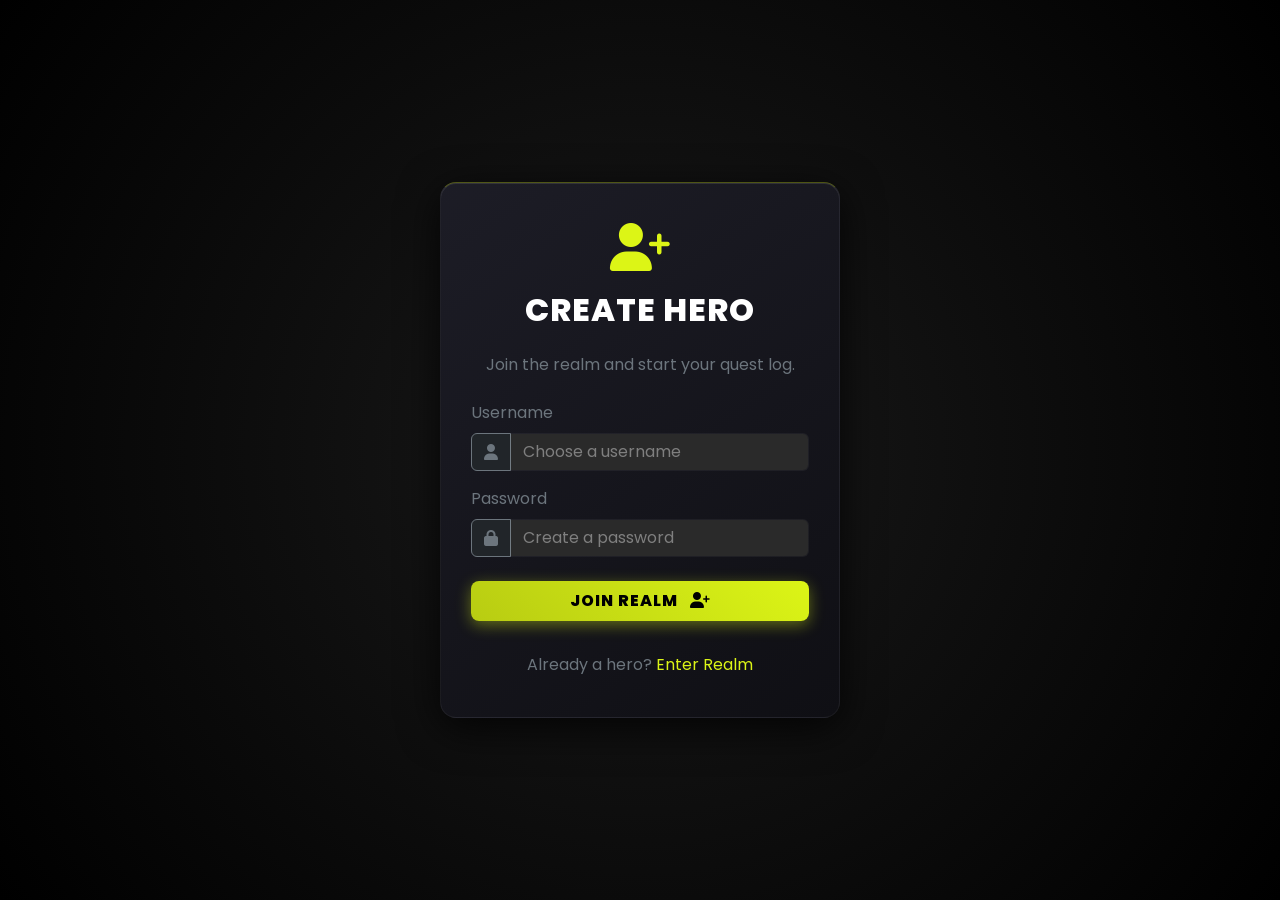
<file: index.html>
<!DOCTYPE html>
<html lang="en">

<head>
    <meta charset="UTF-8">
    <meta name="viewport" content="width=device-width, initial-scale=1.0">
    <title>QuestLog: Boss Raid Productivity</title>
    <link href="https://cdn.jsdelivr.net/npm/bootstrap@5.3.2/dist/css/bootstrap.min.css" rel="stylesheet">
    <link rel="stylesheet" href="https://cdnjs.cloudflare.com/ajax/libs/font-awesome/6.4.2/css/all.min.css">
    <link
        href="https://fonts.googleapis.com/css2?family=Poppins:ital,wght@0,300;0,400;0,500;0,600;0,700;0,800;1,400&display=swap"
        rel="stylesheet">
    <link rel="stylesheet" href="assets/css/style.css">
</head>

<body>

    <!-- Navigasi Atas -->
    <nav class="navbar navbar-dark bg-dark border-bottom border-secondary mb-4">
        <div class="container-fluid px-4">
            <a class="navbar-brand text-white" href="#">
                <i class="fa-solid fa-shield-halved text-warning me-2"
                    style="color: var(--accent-color) !important;"></i>
                <span class="fw-bold">QuestLog</span>
            </a>
            <div class="d-flex align-items-center">
                <span class="text-secondary me-3" id="playerUsername">Player</span>
                <button class="btn btn-outline-danger btn-sm" onclick="logout()">Logout</button>
            </div>
        </div>
    </nav>

    <div class="container pb-5">

        <!-- bar statistik pemain -->
        <div class="row mb-4">
            <div class="col-12">
                <div class="card-custom p-3 d-flex flex-wrap align-items-center justify-content-between gap-3">
                    <div class="d-flex align-items-center gap-2">
                        <i class="fa-solid fa-shield-halved fs-3 text-warning"></i>
                        <div class="text-white fw-bold fs-5" id="playerTitle">Petualang Pemula</div>
                    </div>

                    <div class="flex-grow-1 mx-md-4" style="min-width: 200px;">
                        <div class="d-flex justify-content-between text-secondary small mb-1">
                            <span>XP</span>
                            <span id="playerXpText">0 / 100</span>
                        </div>
                        <div class="progress">
                            <div class="progress-bar progress-bar-xp" id="playerXpBar" role="progressbar"
                                style="width: 0%"></div>
                        </div>
                    </div>

                    <div class="flex-grow-1 mx-md-4" style="min-width: 200px;">
                        <div class="d-flex justify-content-between text-secondary small mb-1">
                            <span>Energy (HP)</span>
                            <span id="playerHpText">100 / 100</span>
                        </div>
                        <div class="progress">
                            <div class="progress-bar progress-bar-energy" id="playerHpBar" role="progressbar"
                                style="width: 100%"></div>
                        </div>
                    </div>

                    <div class="d-flex align-items-center gap-2">
                        <i class="fa-solid fa-coins text-warning fs-4"></i>
                        <span class="fw-bold fs-4" id="playerGold" style="color: var(--accent-color);">0</span>
                    </div>
                </div>
            </div>
        </div>

        <!-- Tab Navigasi -->
        <ul class="nav nav-pills mb-4" id="pills-tab" role="tablist">
            <li class="nav-item" role="presentation">
                <button class="nav-link active fw-bold px-4" id="pills-dashboard-tab" data-bs-toggle="pill"
                    data-bs-target="#pills-dashboard" type="button" role="tab">
                    <i class="fa-solid fa-chess-board me-2"></i> Dashboard
                </button>
            </li>
            <li class="nav-item" role="presentation">
                <button class="nav-link fw-bold px-4" id="pills-inventory-tab" data-bs-toggle="pill"
                    data-bs-target="#pills-inventory" type="button" role="tab">
                    <i class="fa-solid fa-box-open me-2"></i> Inventory
                </button>
            </li>
            <li class="nav-item" role="presentation">
                <button class="nav-link fw-bold px-4" id="pills-shop-tab" data-bs-toggle="pill"
                    data-bs-target="#pills-shop" type="button" role="tab">
                    <i class="fa-solid fa-store me-2"></i> Shop
                </button>
            </li>
        </ul>

        <!-- Konten Tab -->
        <div class="tab-content" id="pills-tabContent">

            <!-- dashboard -->
            <div class="tab-pane fade show active fade-in" id="pills-dashboard" role="tabpanel">

                <!-- quest board -->
                <div class="row mb-4">
                    <div class="col-12">
                        <div class="card-custom p-4 border-accent">
                            <div class="d-flex justify-content-between align-items-center mb-4">
                                <h3 class="mb-0 text-white"><i class="fa-solid fa-scroll me-2 text-warning"></i> Quest
                                    Board</h3>
                                <button class="btn btn-accent" data-bs-toggle="modal" data-bs-target="#addQuestModal">
                                    <i class="fa-solid fa-plus me-1"></i> New Quest
                                </button>
                            </div>

                            <div id="questList" class="d-flex flex-column gap-2"
                                style="max-height: 400px; overflow-y: auto;">
                                <div class="text-center text-secondary py-4" id="emptyQuestMsg">
                                    No active quests. Add a new quest to begin the raid!
                                </div>
                            </div>
                        </div>
                    </div>
                </div>

                <!-- boss dialog  -->
                <div class="row align-items-stretch g-4 mb-4">

                    <!-- maskot  -->
                    <div class="col-lg-3 d-flex flex-column gap-3">
                        <div
                            class="card-custom p-3 border-accent flex-grow-1 d-flex flex-column justify-content-center text-center">
                            <i class="fa-solid fa-robot mascot-icon fs-1 mb-2"></i>
                            <div class="mascot-message-simple fst-italic text-light small" id="mascotMessage">
                                "Hero! Set deadlines and defeat the boss before time runs out!"
                            </div>
                        </div>
                        <div class="calendar-widget flex-grow-1">
                            <div class="fw-bold text-info mb-1" id="calendarMonth">Month YYYY</div>
                            <div class="calendar-days text-secondary fw-bold" style="font-size: 0.75rem;">
                                <div>Su</div>
                                <div>Mo</div>
                                <div>Tu</div>
                                <div>We</div>
                                <div>Th</div>
                                <div>Fr</div>
                                <div>Sa</div>
                            </div>
                            <div class="calendar-days" id="calendarGrid">
                            </div>
                        </div>
                    </div>

                    <!-- boss -->
                    <div class="col-lg-6">
                        <div
                            class="card-custom p-4 h-100 d-flex flex-column boss-card border-danger position-relative overflow-hidden">
                            <h3 class="mb-4 text-center text-danger text-uppercase fw-bold"
                                style="letter-spacing: 2px;"><i class="fa-solid fa-skull me-2"></i> Boss Area</h3>
                            <div
                                class="boss-arena flex-grow-1 d-flex flex-column justify-content-center align-items-center position-relative">

                                <!-- Efek Tebasan  -->
                                <div id="slashEffect" class="slash-container">
                                    <div class="slash-line"></div>
                                </div>

                                <h4 class="text-white fw-bold mb-1" id="bossName">Abyssal Demon</h4>
                                <div class="badge bg-danger mb-4 px-3 py-2">Level <span id="bossLevel">1</span> Threat
                                </div>

                                <img src="https://robohash.org/questlog_boss_1.png?set=set2&size=220x220" alt="Boss"
                                    class="boss-image mb-4 floating-slow" id="bossImage"
                                    style="width: 220px; height: 220px; filter: drop-shadow(0 0 35px rgba(255, 77, 77, 0.8));">

                                <div class="w-100 px-4 mt-auto">
                                    <div class="d-flex justify-content-between text-white fw-bold mb-2">
                                        <span>BOSS HP</span>
                                        <span id="bossHpText">500 / 500</span>
                                    </div>
                                    <div class="progress" style="height: 2rem;">
                                        <div class="progress-bar progress-bar-hp progress-bar-striped progress-bar-animated"
                                            id="bossHpBar" role="progressbar" style="width: 100%;"></div>
                                    </div>
                                </div>
                            </div>
                        </div>
                    </div>

                    <!-- dialog boss -->
                    <div class="col-lg-3 d-flex flex-column gap-3">
                        <div
                            class="card-custom h-100 p-4 border-danger d-flex flex-column justify-content-center text-center">
                            <i class="fa-solid fa-ghost fs-1 floating-slow mb-3"
                                style="color: var(--danger-color);"></i>
                            <h5 style="color: var(--danger-color);">Boss Taunt</h5>
                            <div class="mascot-message-simple fst-italic small mt-2" id="bossDialogMessage"
                                style="color: var(--danger-color);">
                                "You think a mere to-do list can defeat me?! Your deadlines mean nothing!"
                            </div>
                        </div>
                    </div>

                </div>
            </div>

            <!-- inventaris -->
            <div class="tab-pane fade fade-in" id="pills-inventory" role="tabpanel">
                <div class="card-custom p-4 min-vh-50">
                    <h3 class="mb-4"><i class="fa-solid fa-sack-dollar me-2 text-warning"></i> Your Loot</h3>
                    <div class="row g-3" id="inventoryList">
                        <div class="col-12 text-center text-secondary py-5" id="emptyInventoryMsg">
                            Your inventory is empty. Defeat bosses to earn loot boxes!
                        </div>
                    </div>
                </div>
            </div>

            <!-- toko-->
            <div class="tab-pane fade fade-in" id="pills-shop" role="tabpanel">
                <div class="card-custom p-4 min-vh-50">
                    <div class="d-flex justify-content-between align-items-center mb-4">
                        <h3><i class="fa-solid fa-store me-2" style="color: var(--accent-color);"></i> Merchant</h3>
                        <div class="badge bg-dark border border-secondary fs-6 p-2">
                            Your Gold: <span class="text-accent fw-bold" id="shopGoldDisplay">0</span> <i
                                class="fa-solid fa-coins text-accent"></i>
                        </div>
                    </div>

                    <div class="row g-4">
                        <!-- Item Toko 1 -->
                        <div class="col-md-4">
                            <div class="card-custom p-3 text-center border-secondary h-100 transition"
                                style="background: #222;">
                                <i class="fa-solid fa-flask text-success fs-1 mb-3 mt-2"></i>
                                <h5>Minor Health Potion</h5>
                                <p class="text-secondary small">Restores 20 Energy.</p>
                                <div class="mt-auto pt-3">
                                    <button class="btn btn-outline-success w-100"
                                        onclick="buyItem('health_potion_minor', 50, 20)">
                                        Buy - 50 <i class="fa-solid fa-coins text-warning"></i>
                                    </button>
                                </div>
                            </div>
                        </div>
                        <!-- Item Toko 2 -->
                        <div class="col-md-4">
                            <div class="card-custom p-3 text-center border-secondary h-100" style="background: #222;">
                                <i class="fa-solid fa-flask text-danger fs-1 mb-3 mt-2"></i>
                                <h5>Major Health Potion</h5>
                                <p class="text-secondary small">Restores 50 Energy.</p>
                                <div class="mt-auto pt-3">
                                    <button class="btn btn-outline-success w-100"
                                        onclick="buyItem('health_potion_major', 100, 50)">
                                        Buy - 100 <i class="fa-solid fa-coins text-warning"></i>
                                    </button>
                                </div>
                            </div>
                        </div>
                    </div>
                </div>
            </div>

        </div>
    </div>

    <!-- Modal Tambah Quest -->
    <div class="modal fade" id="addQuestModal" tabindex="-1" aria-hidden="true">
        <div class="modal-dialog modal-dialog-centered">
            <div class="modal-content"
                style="background-color: var(--bg-card); border-top: 4px solid var(--accent-color);">
                <div class="modal-header border-bottom border-secondary">
                    <h5 class="modal-title">Forge New Quest</h5>
                    <button type="button" class="btn-close btn-close-white" data-bs-dismiss="modal"
                        aria-label="Close"></button>
                </div>
                <div class="modal-body">
                    <form id="addQuestForm">
                        <div class="mb-3">
                            <label class="form-label text-secondary">Quest Title</label>
                            <input type="text" class="form-control form-control-custom" id="questTitle" required
                                placeholder="e.g. Finish report">
                        </div>
                        <div class="mb-3">
                            <label class="form-label text-secondary">Difficulty Rank</label>
                            <select class="form-select form-control-custom" id="questRank">
                                <option value="E">Rank E (Easy) - Low XP/Dmg</option>
                                <option value="C" selected>Rank C (Medium) - Normal XP/Dmg</option>
                                <option value="S">Rank S (Hard) - High XP/Dmg</option>
                            </select>
                        </div>
                        <div class="mb-3">
                            <label class="form-label text-secondary">Quest Category</label>
                            <select class="form-select form-control-custom" id="questCategory">
                                <option value="Work">💼 Work</option>
                                <option value="Study">📚 Study</option>
                                <option value="Health">💖 Health</option>
                                <option value="Chores">🧹 Chores</option>
                                <option value="Other">✨ Other</option>
                            </select>
                        </div>
                        <div class="mb-3">
                            <label class="form-label text-secondary">Deadline (Date & Time)</label>
                            <input type="datetime-local" class="form-control form-control-custom" id="questDeadline"
                                required>
                        </div>
                        <div class="text-end mt-4">
                            <button type="button" class="btn btn-outline-secondary"
                                data-bs-dismiss="modal">Cancel</button>
                            <button type="submit" class="btn btn-accent ms-2">Add Quest</button>
                        </div>
                    </form>
                </div>
            </div>
        </div>
    </div>

    <!-- Loot Box -->
    <div class="modal fade" id="victoryModal" tabindex="-1" aria-hidden="true" data-bs-backdrop="static">
        <div class="modal-dialog modal-dialog-centered text-center">
            <div class="modal-content"
                style="background: linear-gradient(145deg, rgba(30, 30, 40, 0.95) 0%, rgba(15, 15, 20, 1) 100%); border-top: 4px solid var(--warning-color); border-radius: 16px;">
                <div class="modal-body p-5">
                    <h2 class="text-warning mb-4" style="text-shadow: 0 0 20px rgba(220, 245, 22, 0.5);">BOSS DEFEATED!
                    </h2>
                    <i class="fa-solid fa-gift fs-1 text-danger mb-4 bounce" style="font-size: 5rem;"></i>
                    <p class="text-white mb-4">You have slain the boss and found a Loot Box!</p>
                    <button type="button" class="btn btn-accent px-4 py-2 fw-bold" onclick="openLootBox()">Open Loot
                        Box</button>
                </div>
            </div>
        </div>
    </div>

    <!-- Bootstrap JS Bundle -->
    <script src="https://cdn.jsdelivr.net/npm/bootstrap@5.3.2/dist/js/bootstrap.bundle.min.js"></script>

    <!-- app logika script -->
    <script src="assets/js/auth.js?v=2"></script>
    <script src="assets/js/game.js?v=2"></script>
    <script src="assets/js/quests.js?v=2"></script>
    <script src="assets/js/main.js?v=2"></script>
</body>

</html>
</file>
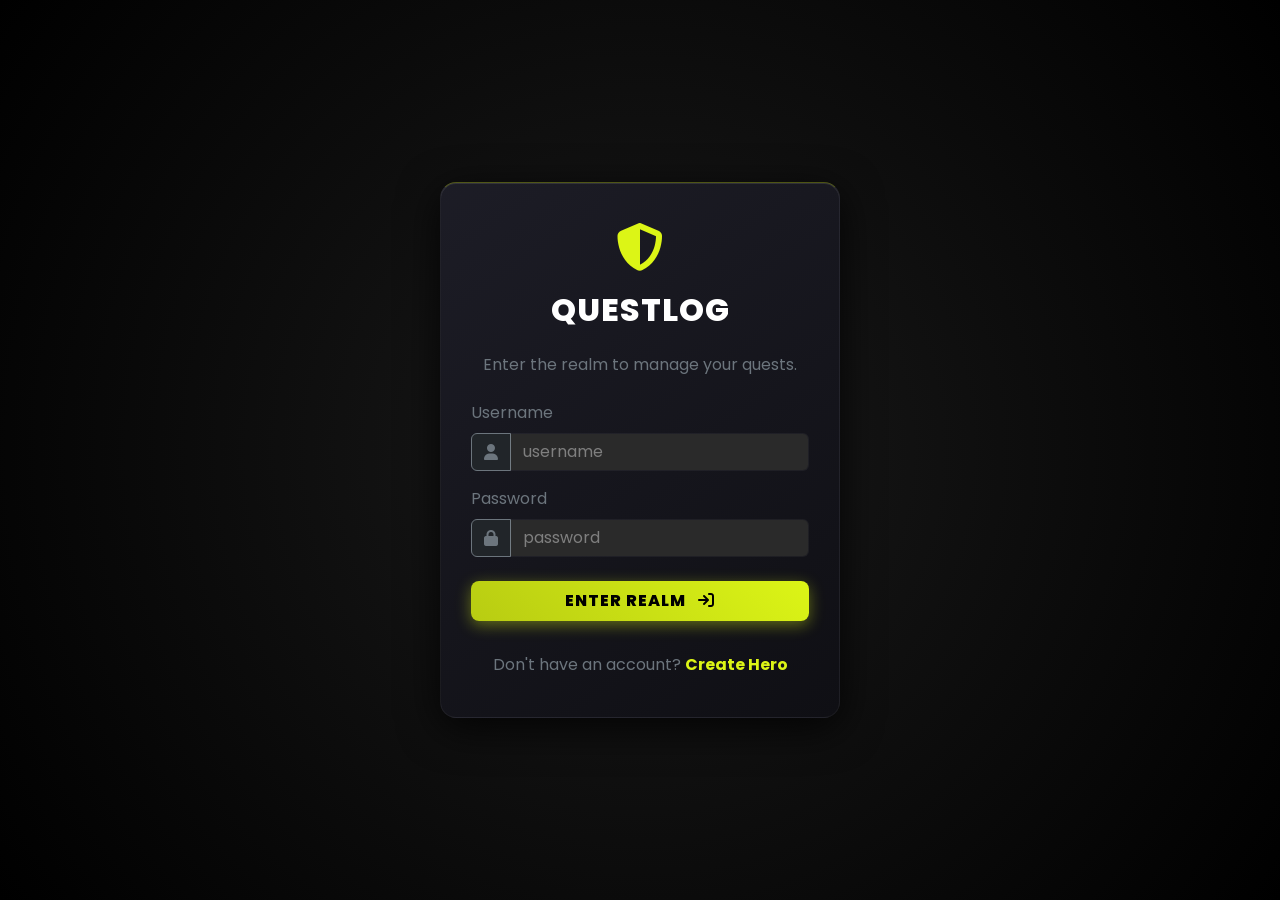
<file: login.html>
<!DOCTYPE html>
<html lang="en">

<head>
    <meta charset="UTF-8">
    <meta name="viewport" content="width=device-width, initial-scale=1.0">
    <title>QuestLog - Login</title>
    <link href="https://cdn.jsdelivr.net/npm/bootstrap@5.3.2/dist/css/bootstrap.min.css" rel="stylesheet">
    <link rel="stylesheet" href="https://cdnjs.cloudflare.com/ajax/libs/font-awesome/6.4.2/css/all.min.css">
    <link
        href="https://fonts.googleapis.com/css2?family=Poppins:ital,wght@0,300;0,400;0,500;0,600;0,700;0,800;1,400&display=swap"
        rel="stylesheet">
    <link rel="stylesheet" href="assets/css/style.css">
    <style>
        body {
            display: flex;
            align-items: center;
            justify-content: center;
            height: 100vh;
            background: radial-gradient(circle at center, #1a1a1a 0%, #000000 100%);
        }

        .login-card {
            width: 100%;
            max-width: 400px;
            padding: 40px 30px;
            text-align: center;
        }

        .logo-icon {
            font-size: 3rem;
            color: var(--accent-color);
            margin-bottom: 20px;
        }
    </style>
</head>

<body>

    <div class="card-custom login-card fade-in">
        <i class="fa-solid fa-shield-halved logo-icon"></i>
        <h2 class="mb-4">QuestLog</h2>
        <p class="text-secondary mb-4">Enter the realm to manage your quests.</p>

        <div id="loginAlert" class="alert alert-danger d-none" role="alert">
            Invalid username or password!
        </div>

        <form id="loginForm">
            <div class="mb-3 text-start">
                <label for="username" class="form-label text-secondary">Username</label>
                <div class="input-group">
                    <span class="input-group-text bg-dark border-secondary text-secondary"><i
                            class="fa-solid fa-user"></i></span>
                    <input type="text" class="form-control form-control-custom" id="username" required
                        placeholder="username">
                </div>
            </div>
            <div class="mb-4 text-start">
                <label for="password" class="form-label text-secondary">Password</label>
                <div class="input-group">
                    <span class="input-group-text bg-dark border-secondary text-secondary"><i
                            class="fa-solid fa-lock"></i></span>
                    <input type="password" class="form-control form-control-custom" id="password" required
                        placeholder="password">
                </div>
            </div>
            <button type="submit" class="btn btn-accent w-100 py-2 mb-3">Enter Realm <i
                    class="fa-solid fa-arrow-right-to-bracket ms-2"></i></button>
            <p class="text-secondary mt-3 mb-0">Don't have an account? <a href="register.html"
                    class="text-accent text-decoration-none fw-bold">Create Hero</a></p>
        </form>
    </div>

    <!-- JS Autentikasi -->
    <script src="assets/js/auth.js?v=2"></script>
</body>

</html>
</file>
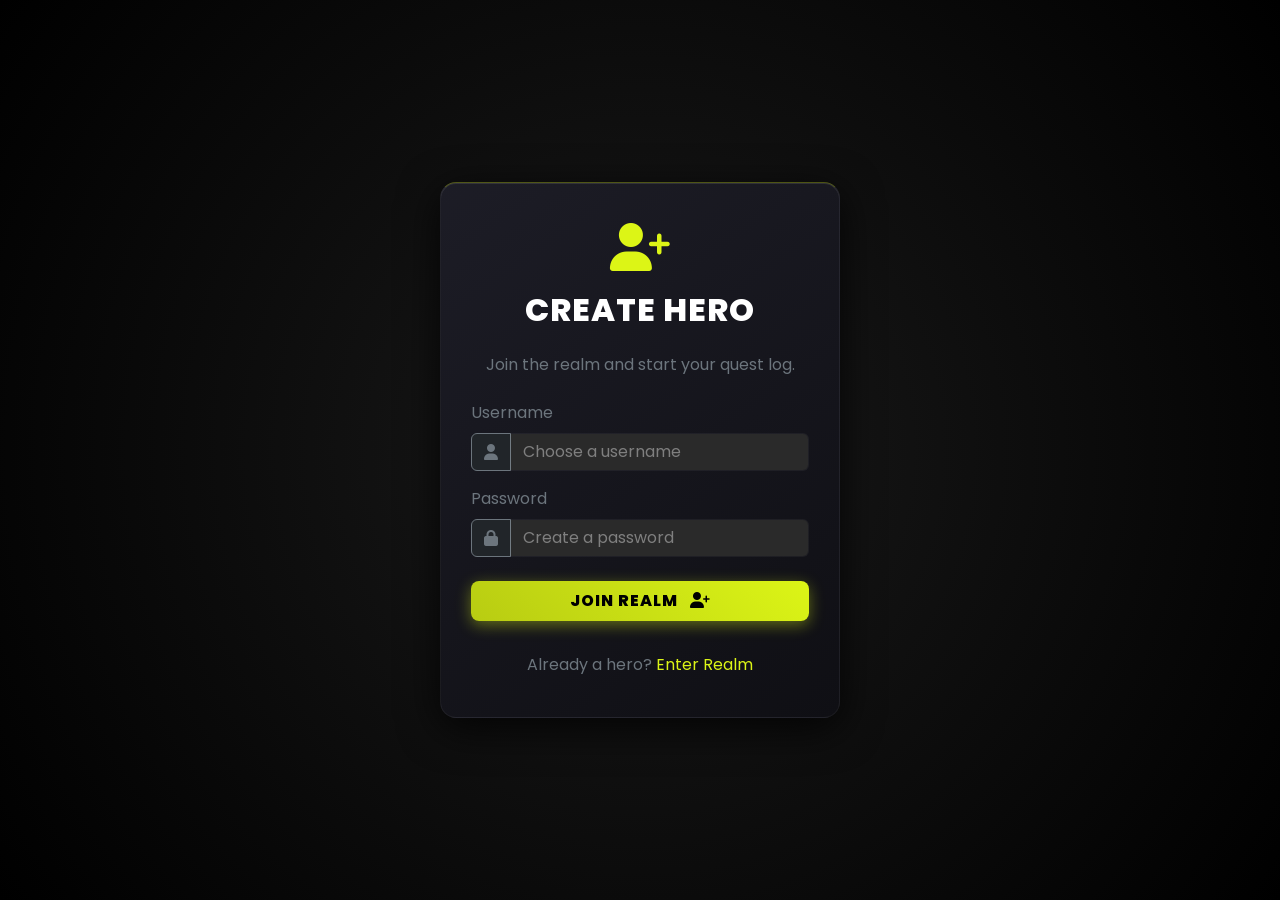
<file: register.html>
<!DOCTYPE html>
<html lang="en">

<head>
    <meta charset="UTF-8">
    <meta name="viewport" content="width=device-width, initial-scale=1.0">
    <title>QuestLog - Register</title>
    <link href="https://cdn.jsdelivr.net/npm/bootstrap@5.3.2/dist/css/bootstrap.min.css" rel="stylesheet">
    <link rel="stylesheet" href="https://cdnjs.cloudflare.com/ajax/libs/font-awesome/6.4.2/css/all.min.css">
    <link
        href="https://fonts.googleapis.com/css2?family=Poppins:ital,wght@0,300;0,400;0,500;0,600;0,700;0,800;1,400&display=swap"
        rel="stylesheet">
    <link rel="stylesheet" href="assets/css/style.css">
    <style>
        body {
            display: flex;
            align-items: center;
            justify-content: center;
            height: 100vh;
            background: radial-gradient(circle at center, #1a1a1a 0%, #000000 100%);
        }

        .login-card {
            width: 100%;
            max-width: 400px;
            padding: 40px 30px;
            text-align: center;
        }

        .logo-icon {
            font-size: 3rem;
            color: var(--accent-color);
            margin-bottom: 20px;
        }
    </style>
</head>

<body>

    <div class="card-custom login-card fade-in">
        <i class="fa-solid fa-user-plus logo-icon"></i>
        <h2 class="mb-4">Create Hero</h2>
        <p class="text-secondary mb-4">Join the realm and start your quest log.</p>

        <div id="registerAlert" class="alert d-none" role="alert">
        </div>

        <form id="registerForm">
            <div class="mb-3 text-start">
                <label for="regUsername" class="form-label text-secondary">Username</label>
                <div class="input-group">
                    <span class="input-group-text bg-dark border-secondary text-secondary"><i
                            class="fa-solid fa-user"></i></span>
                    <input type="text" class="form-control form-control-custom" id="regUsername" required
                        placeholder="Choose a username">
                </div>
            </div>
            <div class="mb-4 text-start">
                <label for="regPassword" class="form-label text-secondary">Password</label>
                <div class="input-group">
                    <span class="input-group-text bg-dark border-secondary text-secondary"><i
                            class="fa-solid fa-lock"></i></span>
                    <input type="password" class="form-control form-control-custom" id="regPassword" required
                        placeholder="Create a password">
                </div>
            </div>
            <button type="submit" class="btn btn-accent w-100 py-2 mb-3">Join Realm <i
                    class="fa-solid fa-user-plus ms-2"></i></button>
            <p class="text-secondary mt-3 mb-0">Already a hero? <a href="login.html"
                    class="text-accent text-decoration-none">Enter Realm</a></p>
        </form>
    </div>

    <!-- JS Autentikasi -->
    <script src="assets/js/auth.js?v=2"></script>
</body>

</html>
</file>
<file: assets/css/style.css>
:root {
  --bg-dark: #0f0f1a;
  --bg-card: #151520;
  --accent-color: #dcf516;
  --accent-hover: #eaff4d;
  --text-primary: #ffffff;
  --text-secondary: #a0a0b0;
  --danger-color: #9d1f1a;
  --danger-glow: #ff4d4d;
  --success-color: #00e676;
  --info-color: #00e5ff;
  --warning-color: #ffea00;
  --border-color: rgba(255, 255, 255, 0.05);
}

body {
  background: radial-gradient(circle at 50% 0%, #2a0845 0%, #1a1a2e 50%, #0f0f1a 100%);
  background-attachment: fixed;
  color: var(--text-primary);
  font-family: 'Poppins', 'Segoe UI', sans-serif;
  overflow-x: hidden;
  min-height: 100vh;
}

a {
  color: var(--accent-color);
  text-decoration: none;
  transition: color 0.3s ease;
}

a:hover {
  color: var(--accent-hover);
}

h1,
h2,
h3,
h4,
h5 {
  font-weight: 800;
  letter-spacing: 1px;
  text-transform: uppercase;
}

.text-warning {
  color: var(--accent-color) !important;
  text-shadow: 0 0 10px rgba(220, 245, 22, 0.4);
}

.text-danger {
  color: var(--danger-glow) !important;
  text-shadow: 0 0 10px rgba(255, 77, 77, 0.5);
}

.text-info {
  color: var(--info-color) !important;
  text-shadow: 0 0 10px rgba(0, 229, 255, 0.4);
}

/* Kartu & Modal Kustom */
.card-custom,
.modal-content {
  background: linear-gradient(145deg, rgba(30, 30, 40, 0.95) 0%, rgba(15, 15, 20, 1) 100%);
  border: 1px solid rgba(255, 255, 255, 0.05);
  border-top: 1px solid rgba(220, 245, 22, 0.3);
  border-radius: 16px;
  box-shadow: 0 10px 40px rgba(0, 0, 0, 0.8), inset 0 1px 0 rgba(255, 255, 255, 0.1);
  backdrop-filter: blur(15px);
}

.card-custom {
  transition: transform 0.3s, box-shadow 0.3s;
}

.card-custom:hover {
  box-shadow: 0 15px 40px rgba(0, 0, 0, 0.6), inset 0 1px 0 rgba(255, 255, 255, 0.2);
  transform: translateY(-2px);
}

/* Perbaikan spesifik Header/Footer Modal */
.modal-header {
  border-bottom: 1px solid rgba(255, 255, 255, 0.05);
}

.modal-footer {
  border-top: 1px solid rgba(255, 255, 255, 0.05);
}

/* Tombol Kustom */
.btn-accent {
  background: linear-gradient(45deg, #b8cc12, var(--accent-color));
  color: #000;
  font-weight: 800;
  border: none;
  border-radius: 8px;
  padding: 10px 20px;
  text-transform: uppercase;
  letter-spacing: 1px;
  box-shadow: 0 4px 15px rgba(220, 245, 22, 0.4);
  transition: all 0.3s;
}

.btn-accent:hover {
  background: linear-gradient(45deg, var(--accent-color), var(--accent-hover));
  color: #000;
  transform: translateY(-2px);
  box-shadow: 0 6px 20px rgba(220, 245, 22, 0.6);
}

/* Input Form */
.form-control-custom,
.form-select {
  background-color: #2a2a2a;
  border: 1px solid var(--border-color);
  color: var(--text-primary);
}

.form-control-custom::placeholder {
  color: rgba(255, 255, 255, 0.4);
  opacity: 1;
}

.form-control-custom:focus {
  background-color: #2a2a2a;
  color: var(--text-primary);
  border-color: var(--accent-color);
  box-shadow: 0 0 0 0.25rem rgba(196, 211, 0, 0.25);
}

/* Bilah Progres */
.progress {
  background-color: rgba(0, 0, 0, 0.5);
  border-radius: 8px;
  height: 1.5rem;
  border: 1px solid rgba(255, 255, 255, 0.1);
  box-shadow: inset 0 2px 5px rgba(0, 0, 0, 0.5);
  overflow: hidden;
}

.progress-bar {
  box-shadow: 0 0 10px rgba(255, 255, 255, 0.3);
}

.progress-bar-hp {
  background: linear-gradient(90deg, #9d1f1a, #ff4d4d) !important;
  transition: width 0.5s cubic-bezier(0.25, 0.8, 0.25, 1);
}

.progress-bar-xp {
  background-color: var(--info-color) !important;
  transition: width 0.5s ease-in-out;
}

.progress-bar-energy {
  background-color: var(--success-color) !important;
  transition: width 0.5s ease-in-out;
}

/* Maskot & Pesan */
.mascot-container {
  display: flex;
  align-items: center;
  gap: 15px;
  margin-bottom: 20px;
}

.mascot-icon {
  font-size: 3rem;
  color: var(--accent-color);
  animation: float 3s ease-in-out infinite;
}

.mascot-message {
  background-color: var(--bg-card);
  padding: 10px 15px;
  border-radius: 12px;
  border: 1px solid var(--accent-color);
  position: relative;
  font-style: italic;
}

.mascot-message::before {
  content: '';
  position: absolute;
  left: -10px;
  top: 50%;
  transform: translateY(-50%);
  border-width: 10px 10px 10px 0;
  border-style: solid;
  border-color: transparent var(--accent-color) transparent transparent;
}

/* Arena Boss */
.boss-arena {
  text-align: center;
  padding: 30px;
  position: relative;
}

.boss-image {
  max-width: 200px;
  filter: drop-shadow(0 0 15px rgba(139, 69, 19, 0.5));
  transition: all 0.3s;
}

/* Quest */
.task-item {
  background: rgba(25, 25, 35, 0.6);
  border: 1px solid rgba(255, 255, 255, 0.05);
  border-left: 4px solid var(--accent-color);
  border-radius: 12px;
  padding: 16px;
  margin-bottom: 12px;
  display: flex;
  justify-content: space-between;
  align-items: center;
  transition: all 0.3s cubic-bezier(0.25, 0.8, 0.25, 1);
}

.task-item:hover {
  background: rgba(35, 35, 45, 0.8);
  border-color: rgba(220, 245, 22, 0.4);
  box-shadow: 0 10px 20px rgba(0, 0, 0, 0.3), 0 0 15px rgba(220, 245, 22, 0.2);
  transform: translateY(-3px) scale(1.01);
}

.badge-rank-s {
  background: linear-gradient(45deg, #9d1f1a, #ff4d4d);
  color: #fff;
  box-shadow: 0 0 10px rgba(255, 77, 77, 0.5);
}

.badge-rank-c {
  background: linear-gradient(45deg, #ccaa00, #ffea00);
  color: #000;
  box-shadow: 0 0 10px rgba(255, 234, 0, 0.5);
}

.badge-rank-e {
  background: linear-gradient(45deg, #0099cc, #00e5ff);
  color: #000;
  box-shadow: 0 0 10px rgba(0, 229, 255, 0.5);
}

.badge-category {
  background-color: rgba(0, 0, 0, 0.5);
  color: #fff;
  border: 1px solid rgba(255, 255, 255, 0.2);
}

.btn-checklist {
  background: transparent;
  border: 2px solid var(--text-secondary);
  color: var(--text-secondary);
  width: 35px;
  height: 35px;
  border-radius: 50%;
  display: flex;
  justify-content: center;
  align-items: center;
  transition: all 0.3s ease;
  font-size: 1.2rem;
  cursor: pointer;
}

.btn-checklist:hover {
  border-color: var(--success-color);
  color: var(--success-color);
  box-shadow: 0 0 10px var(--success-color), inset 0 0 10px var(--success-color);
  text-shadow: 0 0 5px var(--success-color);
}

.btn-checklist.completed {
  background-color: var(--success-color);
  border-color: var(--success-color);
  color: #000;
  box-shadow: 0 0 15px var(--success-color);
}

.task-item.completed {
  opacity: 0.6;
  border-left-color: var(--success-color);
}

.task-item.completed .task-title {
  text-decoration: line-through;
  color: var(--text-secondary) !important;
}

/* Utilitas */
.border-accent {
  border-top: 2px solid var(--accent-color) !important;
  box-shadow: 0 0 25px rgba(220, 245, 22, 0.15), inset 0 1px 0 rgba(255, 255, 255, 0.1) !important;
}

.border-danger {
  border-top: 2px solid var(--danger-color) !important;
  background: radial-gradient(circle at center, rgba(157, 31, 26, 0.15) 0%, rgba(15, 15, 20, 0.9) 80%) !important;
  box-shadow: 0 0 40px rgba(157, 31, 26, 0.2), inset 0 0 20px rgba(157, 31, 26, 0.1) !important;
}

.slash-container {
  position: absolute;
  top: 0;
  left: 0;
  right: 0;
  bottom: 0;
  pointer-events: none;
  z-index: 10;
  display: flex;
  justify-content: center;
  align-items: center;
  opacity: 0;
}

.slash-line {
  width: 150%;
  height: 10px;
  background: linear-gradient(90deg, transparent, var(--text-primary), var(--danger-color), transparent);
  box-shadow: 0 0 20px var(--danger-color);
  transform: rotate(-45deg) scaleX(0);
}

.animate-slash {
  animation: slashEffect 0.5s ease-out forwards;
}

.animate-slash .slash-line {
  animation: slashDraw 0.4s ease-out forwards;
}

@keyframes slashEffect {
  0% {
    opacity: 1;
  }

  80% {
    opacity: 1;
  }

  100% {
    opacity: 0;
  }
}

@keyframes slashDraw {
  0% {
    transform: rotate(-45deg) scaleX(0);
  }

  50% {
    transform: rotate(-45deg) scaleX(1);
  }

  100% {
    transform: rotate(-45deg) scaleX(1) translateY(50px);
    opacity: 0;
  }
}

/* Navigasi */
.nav-pills .nav-link {
  color: var(--text-secondary);
  border-radius: 8px;
}

.nav-pills .nav-link.active,
.nav-pills .show>.nav-link {
  color: #000;
  background-color: var(--accent-color);
}

/* Widget Kalender  */
.calendar-widget {
  background-color: #2a2a2a;
  border-radius: 8px;
  padding: 15px;
  text-align: center;
}

.calendar-days {
  display: grid;
  grid-template-columns: repeat(7, 1fr);
  gap: 5px;
  margin-top: 10px;
}

.calendar-day {
  padding: 5px;
  font-size: 0.9rem;
  border-radius: 4px;
}

.calendar-day.today {
  background-color: var(--accent-color);
  color: #000;
  font-weight: bold;
}

/* Animasi */
@keyframes shake {
  0% {
    transform: translate(1px, 1px) rotate(0deg);
  }

  10% {
    transform: translate(-1px, -2px) rotate(-1deg);
  }

  20% {
    transform: translate(-3px, 0px) rotate(1deg);
  }

  30% {
    transform: translate(3px, 2px) rotate(0deg);
  }

  40% {
    transform: translate(1px, -1px) rotate(1deg);
  }

  50% {
    transform: translate(-1px, 2px) rotate(-1deg);
  }

  60% {
    transform: translate(-3px, 1px) rotate(0deg);
  }

  70% {
    transform: translate(3px, 1px) rotate(-1deg);
  }

  80% {
    transform: translate(-1px, -1px) rotate(1deg);
  }

  90% {
    transform: translate(1px, 2px) rotate(0deg);
  }

  100% {
    transform: translate(1px, -2px) rotate(-1deg);
  }
}

.shake {
  animation: shake 0.5s;
  animation-iteration-count: 1;
}

@keyframes fadeIn {
  from {
    opacity: 0;
    transform: translateY(10px);
  }

  to {
    opacity: 1;
    transform: translateY(0);
  }
}

.fade-in {
  animation: fadeIn 0.4s ease-out forwards;
}

@keyframes float {
  0% {
    transform: translateY(0px);
  }

  50% {
    transform: translateY(-10px);
  }

  100% {
    transform: translateY(0px);
  }
}

.floating-slow {
  animation: float 4s ease-in-out infinite;
}
</file>
